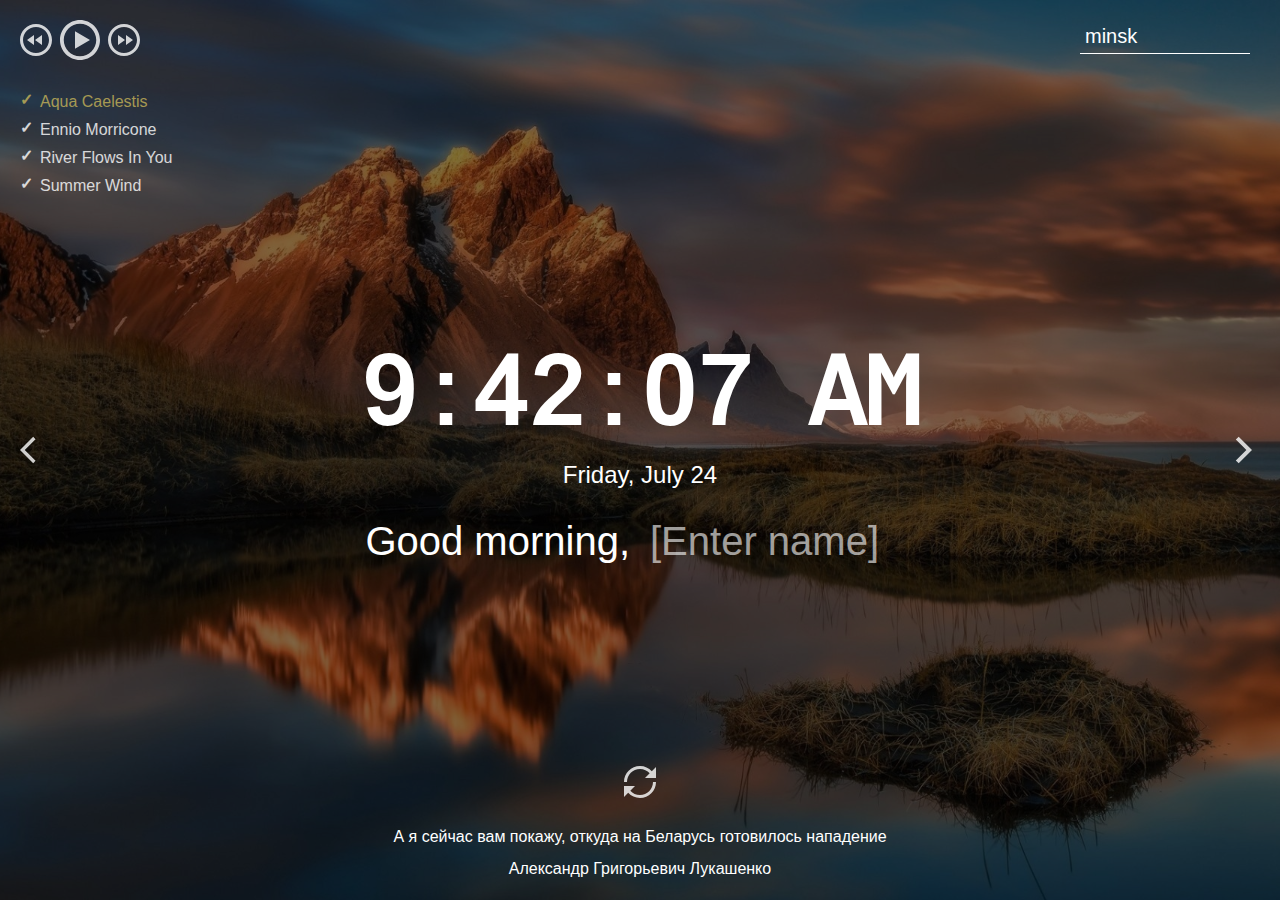
<file: momentum/index.html>
<!DOCTYPE html>
<html lang="en">
<head>
  <meta charset="UTF-8" />
  <meta name="viewport" content="width=device-width, initial-scale=1.0" />
  <link href="assets/favicon.ico" rel="shortcut icon" />
  <link rel="stylesheet" href="css/owfont-regular.css" />
  <link rel="stylesheet" href="css/style.css" />
  <title>momentum</title>
</head>
<body class="body">
  <header class="header">
    <div class="player">
      <div class="player-controls">
        <button class="play-prev player-icon"></button>
        <button class="play player-icon"></button>
        <button class="play-next player-icon"></button>
      </div>
      <ul class="play-list"></ul>
    </div>
    <div class="weather">
      <input type="text" class="city" value="minsk" placeholder="Enter the city" />
      <i class="weather-icon owf"></i>
      <div class="weather-error"></div>
      <div class="description-container">
        <div class="description-box">
          <span class="temperature"></span>
          <span class="weather-description"></span>
        </div>
        <span class="wind-speed"></span>
        <span class="humidity"></span>
      </div>
      <div class="wind"></div>
      <div class="humidity"></div>
    </div>
  </header>
  <main class="main">
    <div class="slider-icons">
      <button class="slide-prev slider-icon"></button>
      <button class="slide-next slider-icon"></button>
    </div>
    <time class="time"></time>
    <date class="date"></date>
    <div class="greeting-container">
      <span class="greeting"></span>
      <input type="text" class="name" placeholder="[Enter name]" />
    </div>
  </main>
  <footer class="footer">
    <button class="change-quote"></button>
    <div>
      <div class="quote"></div>
      <div class="author"></div>
    </div>
  </footer>
  <script type="module" src="js/script.js"></script>
</body>
</html>
</file>
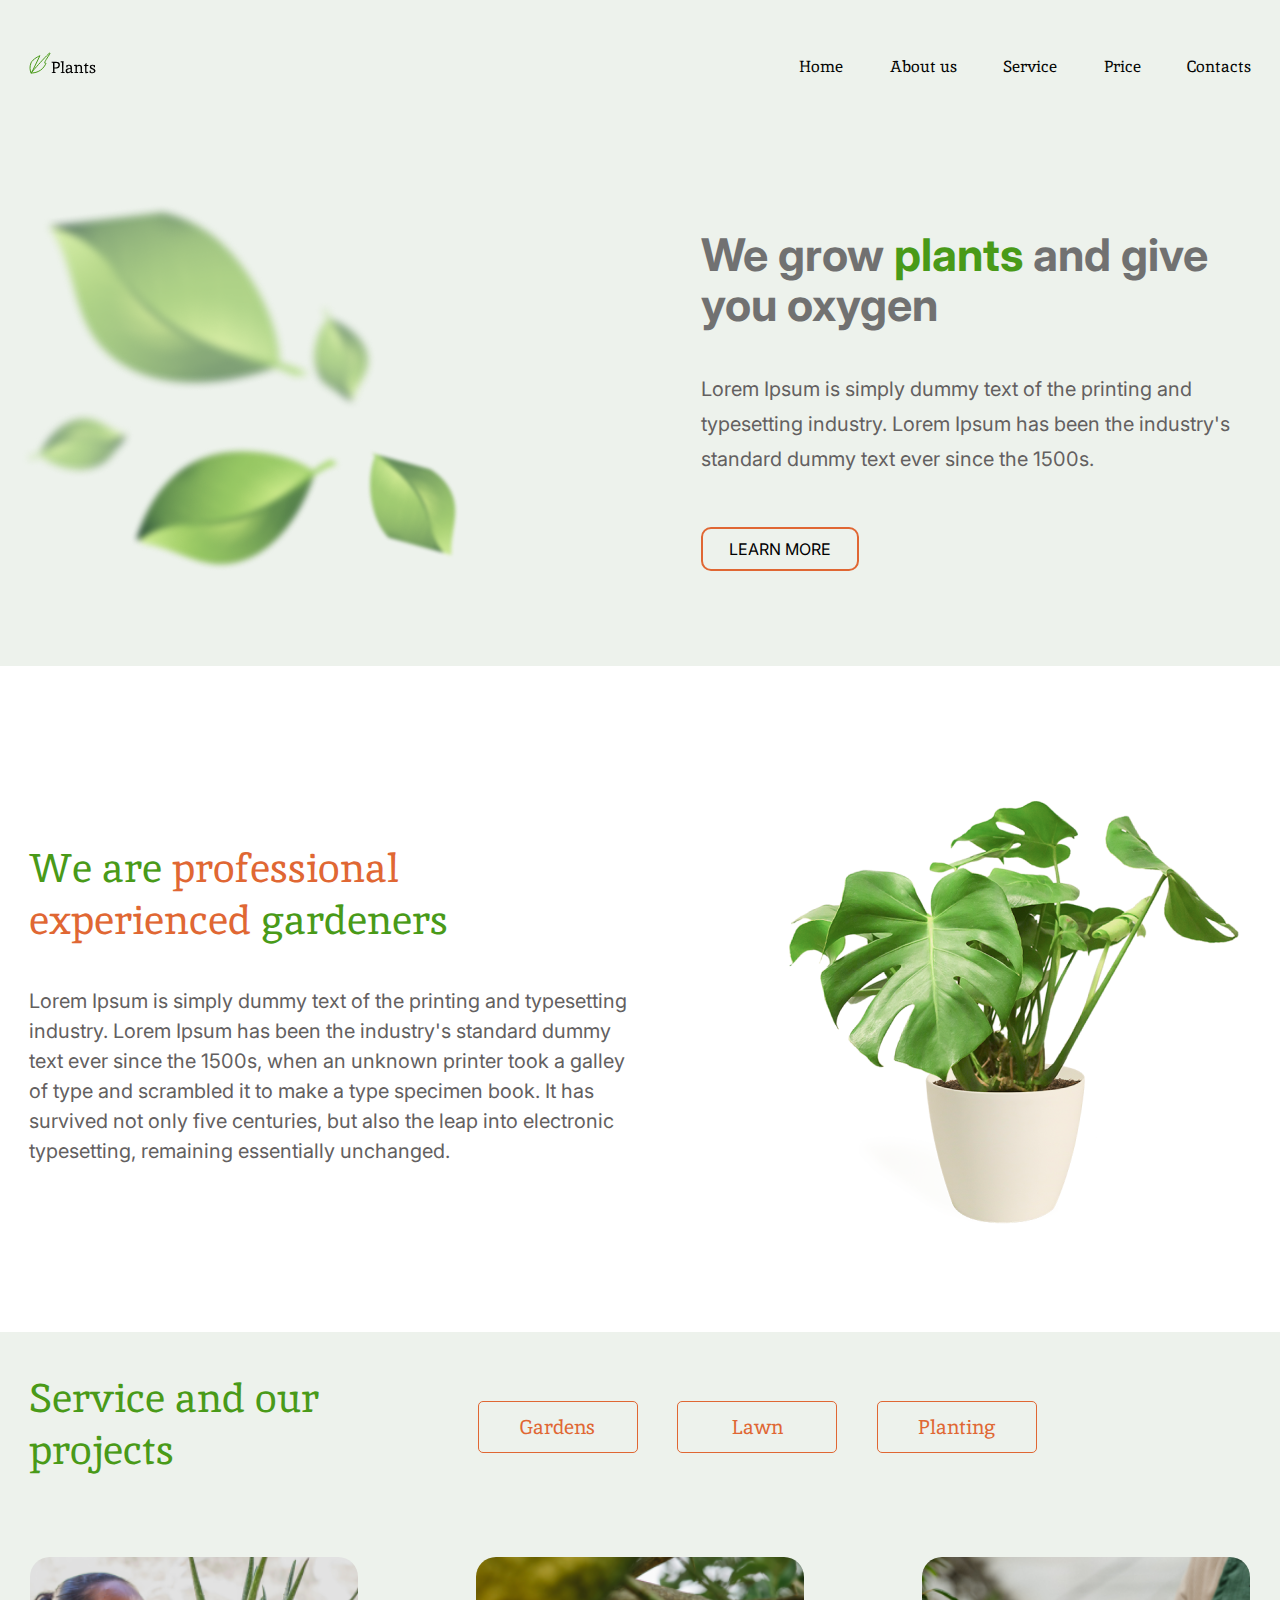
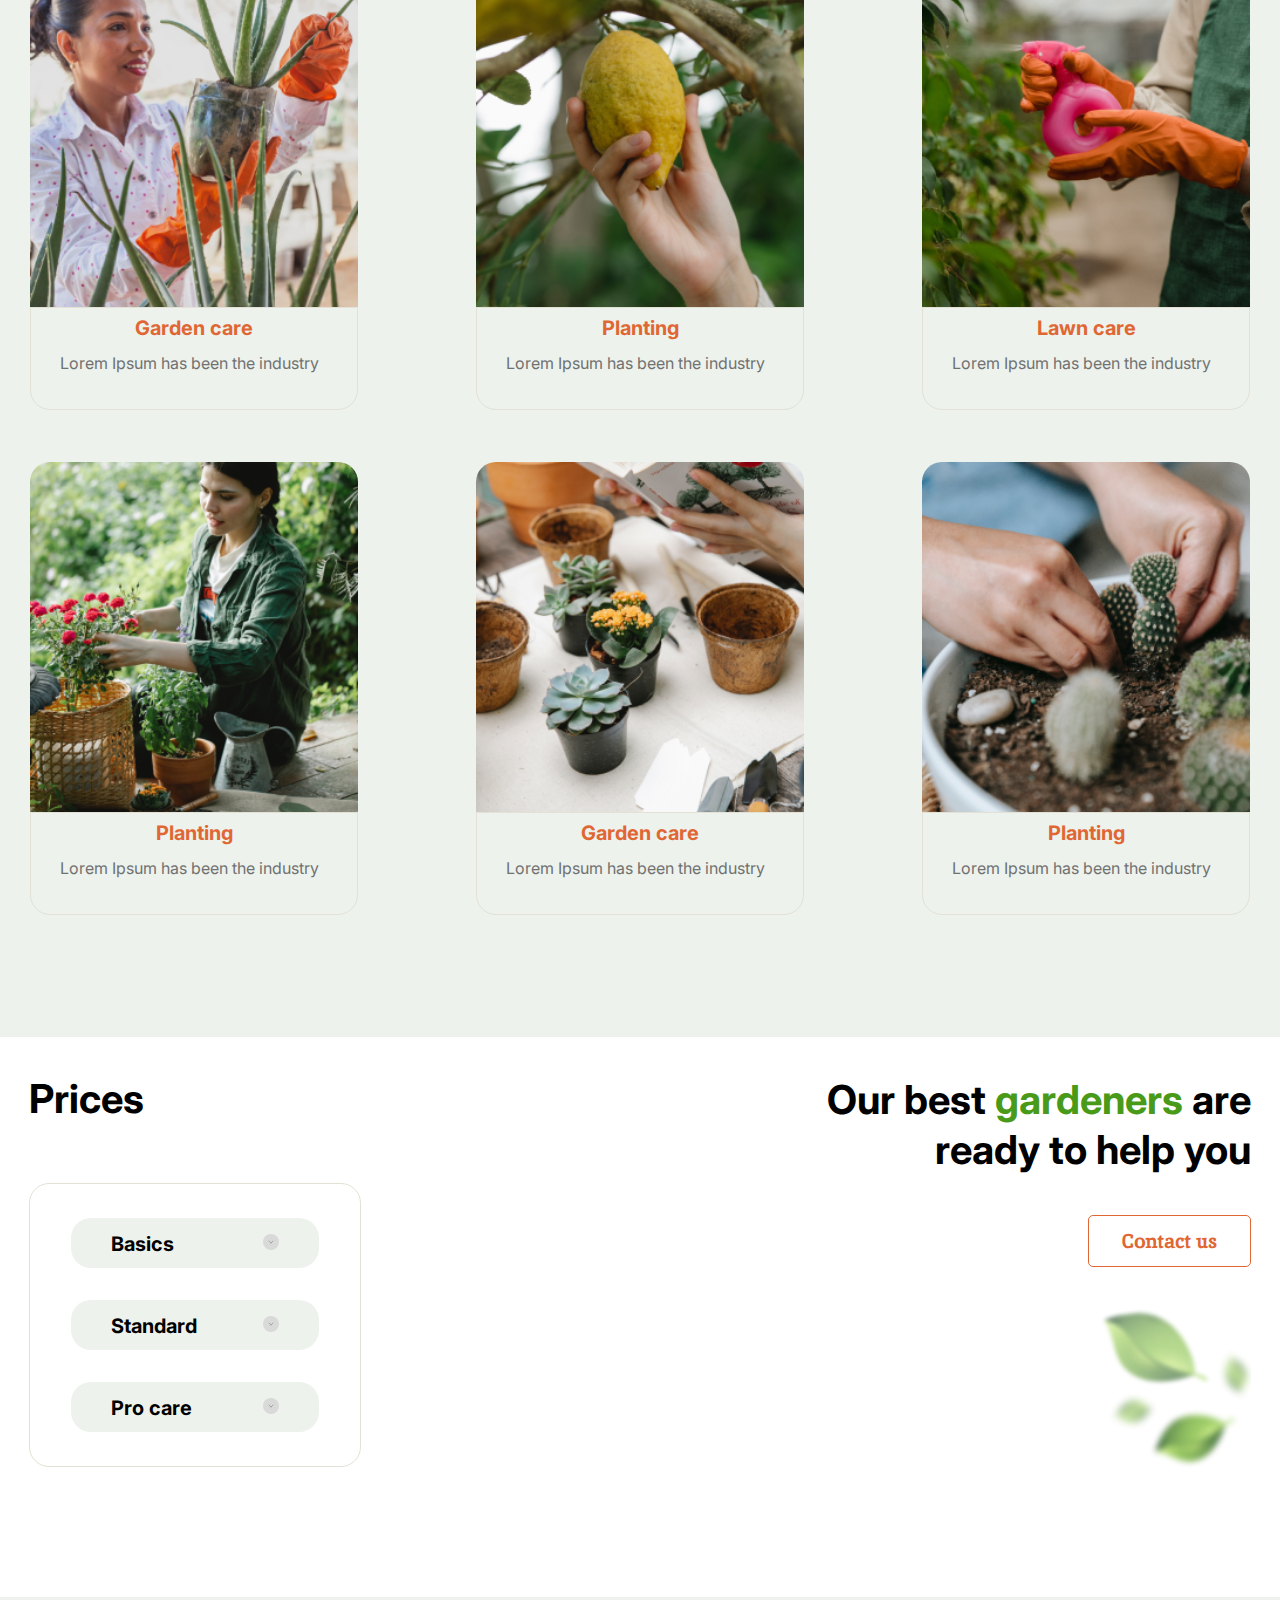
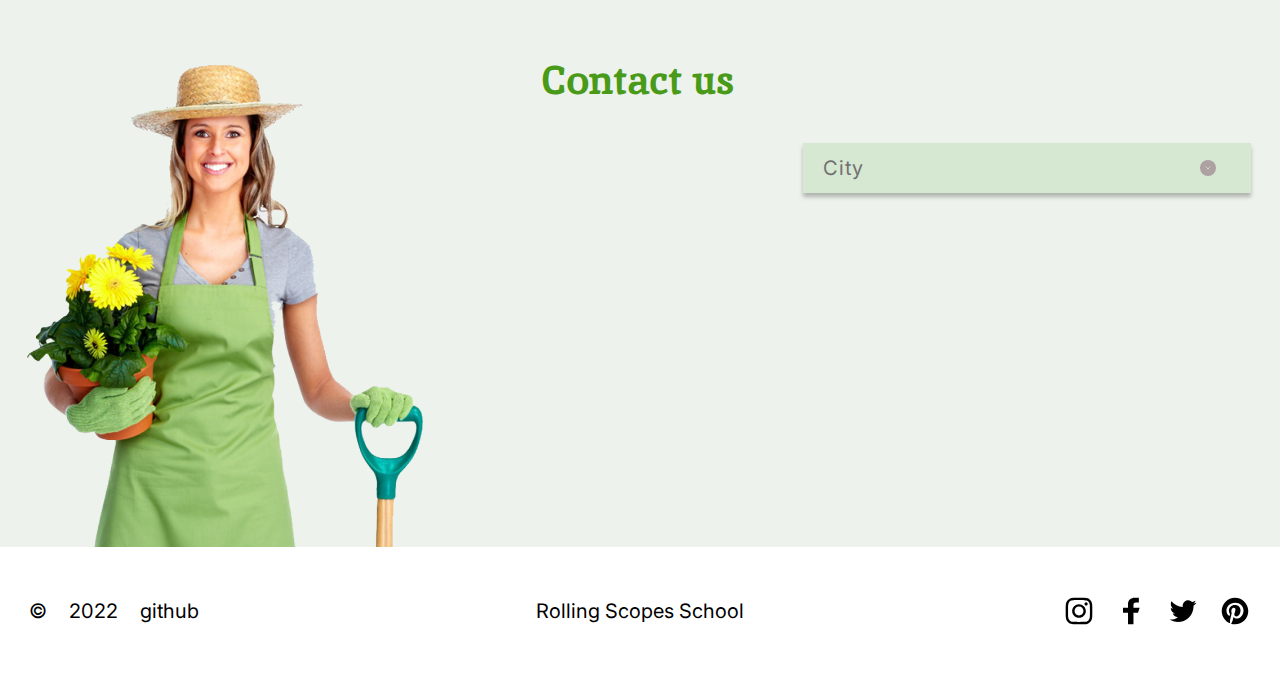
<file: plants/index.html>
<!DOCTYPE html>
<html lang="en">
<head>
  <meta charset="UTF-8">
  <meta http-equiv="X-UA-Compatible" content="IE=edge">
  <meta name="viewport" content="width=device-width, initial-scale=1.0">
  <title>Plants</title>
  <link rel="preconnect" href="https://fonts.googleapis.com">
  <link rel="preconnect" href="https://fonts.gstatic.com" crossorigin>
  <link href="https://fonts.googleapis.com/css2?family=Inika:wght@400;700&family=Inter:wght@300;400;500;600;700&family=Roboto&display=swap" rel="stylesheet">
  <link rel="stylesheet" href="./assets/css/reset.css">
  <link rel="stylesheet" href="./assets/css/style.css">
  <link rel="icon" href="./assets/img/favicon.ico">
</head>
<body class="body">
  <div class="wrapper">
    <header class="header">
      <div class="container header__wrap">
        <a class="logo-link" href="#">
          <img class="logo-img" src="./assets/img/svg/logo.svg" alt="logo">
        </a>
        <div class="header__burger"></div>
        <nav class="header__nav">
          <ul class="header__list">
            <li class="header__item">
              <a class="header__link" href="#home">
                <span>Home</span>
              </a>
            </li>
            <li class="header__item">
              <a class="header__link" href="#about">
                <span>About us</span>
              </a>
            </li>
            <li class="header__item">
              <a class="header__link" href="#service">
                <span>Service</span>
              </a>
            </li>
            <li class="header__item">
              <a class="header__link" href="#prices">
                <span>Price</span>
              </a>
            </li>
            <li class="header__item">
              <a class="header__link" href="#contacts">
                <span>Contacts</span>
              </a>
            </li>
          </ul>
        </nav>
      </div>
    </header>
      <main class="main">
        <section class="welcome" id="home">
          <div class="container welcome__wrap">
            <div class="welcome-box">
              <h1 class="welcome__title">
                We grow <span>plants</span> and give you oxygen
              </h1>
              <p class="welcome__text">
                Lorem Ipsum is simply dummy text of the printing and typesetting industry. 
                Lorem Ipsum has been the industry's standard dummy text ever since the 1500s.
              </p>
              <a class="welcome__link" href="#">
                <span>
                  LEARN MORE
                </span>
              </a>
            </div>
          </div>
        </section>
        <section class="about" id="about">
          <div class="container about__wrap">
            <div class="about-box">
              <h2 class="about__title">
                We are <span>professional experienced</span> gardeners
              </h2>
              <p class="about__text">
                Lorem Ipsum is simply dummy text of the printing and typesetting industry. 
                Lorem Ipsum has been the industry's standard dummy text ever since the 1500s, 
                when an unknown printer took a galley of type and scrambled it to make a type 
                specimen book. It has survived not only five centuries, but also the leap into 
                electronic typesetting, remaining essentially unchanged. 
              </p>
            </div>
          </div>
        </section>
        <section class="service" id="service">
          <div class="container service-box">
            <div class="service__tabs tabs">
              <div class="service-header">
                <h2 class="service__title">
                  Service and our projects
                </h2>
                <div class="tabs__nav">
                  <button class="tabs__btn gardens">Gardens</button>
                  <button class="tabs__btn lawn">Lawn</button>
                  <button class="tabs__btn planting">Planting</button>
                </div>
              </div>
              <ul class="tabs__list">
                <li class="service__item gardens">
                  <a class="service__link" href="#">
                    <img class="service__img" src="./assets/img/service-1.png" alt="image">
                    <div class="service__item-box">
                      <h5 class="service__subtitle">
                        Garden care
                      </h5>
                      <p class="service__text">
                        Lorem Ipsum has been the industry
                      </p>
                    </div>
                  </a>
                </li>
                <li class="service__item planting">
                  <a class="service__link" href="#">
                    <img class="service__img" src="./assets/img/service-2.png" alt="image">
                    <div class="service__item-box">
                      <h5 class="service__subtitle">
                        Planting
                      </h5>
                      <p class="service__text">
                        Lorem Ipsum has been the industry
                      </p>
                    </div>
                  </a>
                </li>
                <li class="service__item lawn">
                  <a class="service__link" href="#">
                    <img class="service__img" src="./assets/img/service-3.png" alt="image">
                    <div class="service__item-box">
                      <h5 class="service__subtitle">
                        Lawn care
                      </h5>
                      <p class="service__text">
                        Lorem Ipsum has been the industry
                      </p>
                    </div>
                  </a>
                </li>
                <li class="service__item planting">
                  <a class="service__link" href="#">
                    <img class="service__img" src="./assets/img/service-4.png" alt="image">
                    <div class="service__item-box">
                      <h5 class="service__subtitle">
                        Planting
                      </h5>
                      <p class="service__text">
                        Lorem Ipsum has been the industry
                      </p>
                    </div>
                  </a>
                </li>
                <li class="service__item gardens">
                  <a class="service__link" href="#">
                    <img class="service__img" src="./assets/img/service-5.png" alt="image">
                    <div class="service__item-box">
                      <h5 class="service__subtitle">
                        Garden care
                      </h5>
                      <p class="service__text">
                        Lorem Ipsum has been the industry
                      </p>
                    </div>
                  </a>
                </li>
                <li class="service__item planting">
                  <a class="service__link" href="#">
                    <img class="service__img" src="./assets/img/service-6.png" alt="image">
                    <div class="service__item-box">
                      <h5 class="service__subtitle">
                        Planting
                      </h5>
                      <p class="service__text">
                        Lorem Ipsum has been the industry
                      </p>
                    </div>
                  </a>
                </li>
              </ul>
            </div>
          </div>
        </section>
        <section class="prices" id="prices">
          <div class="container prices-box">
            <div class="prices-left">
              <h2 class="prices-left__title">
                Prices
              </h2>
              <ul class="prices-left__list">
                <li class="prices-left__item">
                  <div class="prices-left__item-top">
                    <h5 class="prices-left__item-title">
                      Basics
                    </h5>
                    <span class="prices-left__item-icon"></span>
                  </div>
                  <div class="prices-left__item-content">
                    <p class="prices-left__content-text">
                      Release of Letraset sheets containing Lorem Ipsum passages, and more recently
                    </p>
                    <div class="prices-left__content-price">
                      <span>$15</span> / per hour
                    </div>
                    <a class="prices-left__content-link" href="#contacts">
                      Order
                    </a>
                  </div>
                </li>
                <li class="prices-left__item">
                  <div class="prices-left__item-top">
                    <h5 class="prices-left__item-title">
                      Standard
                    </h5>
                    <span class="prices-left__item-icon"></span>
                  </div>
                  <div class="prices-left__item-content">
                    <p class="prices-left__content-text">
                      Release of Letraset sheets containing Lorem Ipsum passages, and more recently
                    </p>
                    <div class="prices-left__content-price">
                      <span>$25</span> / per hour
                    </div>
                    <a class="prices-left__content-link" href="#contacts">
                      Order
                    </a>
                  </div>
                </li>
                <li class="prices-left__item">
                  <div class="prices-left__item-top">
                    <h5 class="prices-left__item-title">
                      Pro care
                    </h5>
                    <span class="prices-left__item-icon"></span>
                  </div>
                  <div class="prices-left__item-content">
                    <p class="prices-left__content-text">
                      Release of Letraset sheets containing Lorem Ipsum passages, and more recently
                    </p>
                    <div class="prices-left__content-price">
                      <span>$35</span> / per hour
                    </div>
                    <a class="prices-left__content-link" href="#contacts">
                      Order
                    </a>
                  </div>
                </li>
              </ul>
            </div>
            <div class="prices-right">
              <h3 class="prices-right__title">
                Our best <span>gardeners</span> are ready to help you
              </h3>
              <a class="prices-right__link" href="#">
                Contact us
              </a>
            </div>
          </div>
        </section>
        <section class="contacts" id="contacts">
          <div class="container contacts-box">
            <h2 class="contacts__title">
              Contact us
            </h2>
            <div class="contacts__content">
              <div class="contacts__itc itc-select" id="select-1">
                <button type="button" class="itc-select__toggle" name="select" value="select" data-select="toggle" data-index="-1">
                  <span>City</span>
                </button>
                <!-- Выпадающий список -->
                <div class="itc-select__dropdown">
                  <ul class="itc-select__options">
                    <li class="itc-select__option" data-select="option" data-value="0" data-index="0">Canandaigua, NY</li>
                    <li class="itc-select__option" data-select="option" data-value="1" data-index="1">New York City</li>
                    <li class="itc-select__option" data-select="option" data-value="2" data-index="2">Yonkers, NY</li>
                    <li class="itc-select__option" data-select="option" data-value="3" data-index="3">Sherrill, NY</li>
                  </ul>
                </div>
                <div class="contacts__adress-list">
                  <div class="contacts__adress" data-value="0">
                    <ul class="contacts__list">
                      <li class="contacts__item">
                        <span class="contacts__item-title">City:</span>
                        <span class="contacts__item-content">Canandaigua, NY</span>
                      </li>
                      <li class="contacts__item">
                        <span class="contacts__item-title">Phone:</span>
                        <span class="contacts__item-content">+1	585	393 0001</span>
                      </li>
                      <li class="contacts__item">
                        <span class="contacts__item-title">Office adress:</span>
                        <span class="contacts__item-content">151 Charlotte Street</span>
                      </li>
                    </ul>
                    <a class="contacts__adress-link" href="tel:+15853930001">
                      Call us
                    </a>
                  </div>
                  <div class="contacts__adress" data-value="1">
                    <ul class="contacts__list">
                      <li class="contacts__item">
                        <span class="contacts__item-title">City:</span>
                        <span class="contacts__item-content">New York City</span>
                      </li>
                      <li class="contacts__item">
                        <span class="contacts__item-title">Phone:</span>
                        <span class="contacts__item-content">+1	212	456 0002</span>
                      </li>
                      <li class="contacts__item">
                        <span class="contacts__item-title">Office adress:</span>
                        <span class="contacts__item-content">9 East 91st Street</span>
                      </li>
                    </ul>
                    <a class="contacts__adress-link" href="tel:+12124560002">
                      Call us
                    </a>
                  </div>
                  <div class="contacts__adress" data-value="2">
                    <ul class="contacts__list">
                      <li class="contacts__item">
                        <span class="contacts__item-title">City:</span>
                        <span class="contacts__item-content">Yonkers, NY</span>
                      </li>
                      <li class="contacts__item">
                        <span class="contacts__item-title">Phone:</span>
                        <span class="contacts__item-content">+1	914	678 0003</span>
                      </li>
                      <li class="contacts__item">
                        <span class="contacts__item-title">Office adress:</span>
                        <span class="contacts__item-content">511 Warburton Ave</span>
                      </li>
                    </ul>
                    <a class="contacts__adress-link" href="tel:+19146780003">
                      Call us
                    </a>
                  </div>
                  <div class="contacts__adress" data-value="3">
                    <ul class="contacts__list">
                      <li class="contacts__item">
                        <span class="contacts__item-title">City:</span>
                        <span class="contacts__item-content">Sherrill, NY</span>
                      </li>
                      <li class="contacts__item">
                        <span class="contacts__item-title">Phone:</span>
                        <span class="contacts__item-content">+1	315	908 0004</span>
                      </li>
                      <li class="contacts__item">
                        <span class="contacts__item-title">Office adress:</span>
                        <span class="contacts__item-content">14 WEST Noyes BLVD</span>
                      </li>
                    </ul>
                    <a class="contacts__adress-link" href="tel:+13159080004">
                      Call us
                    </a>
                  </div>
                </div>
              </div>
            </div>
          </div>
        </section>
      </main>
      <footer class="footer">
        <div class="container footer-box">
          <div class="footer-copyright">
            <span>&copy;</span>
            <span>2022</span>
            <a class="footer-copyright__link" target="_blank" href="https://github.com/V-Svistunova?tab=repositories">
              <span>github</span>
            </a>
          </div>
          <a class="footer__link" target="_blank" href="https://rs.school/js-stage0/">
            Rolling Scopes School
          </a>
          <div class="footer__social">
            <a class="footer__social-link" href="#">
              <img class="footer__social-img" src="./assets/img/svg/social-1.svg" alt="social">
            </a>
            <a class="footer__social-link" href="#">
              <img class="footer__social-img" src="./assets/img/svg/social-2.svg" alt="social">
            </a>
            <a class="footer__social-link" href="#">
              <img class="footer__social-img" src="./assets/img/svg/social-3.svg" alt="social">
            </a>
            <a class="footer__social-link" href="#">
              <img class="footer__social-img" src="./assets/img/svg/social-4.svg" alt="social">
            </a>
          </div>
        </div>
      </footer>
  </div>
  <script src="./assets/js/index.js"></script>
</body>
</html>
</file>
<file: momentum/css/owfont-regular.css>
/*!
 *  owfont-regular 1.0.0 by Deniz Fuchidzhiev - http://websygen.com
 *  License - font: SIL OFL 1.1, css: MIT License
 */
/* FONT PATH
 * -------------------------- */
@font-face {
  font-family: 'owfont';
  src: url('../assets/fonts/owfont-regular.eot?v=1.0.0');
  src: url('../assets/fonts/owfont-regular.eot?#iefix&v=1.0.0') format('embedded-opentype'),
	   url('../assets/fonts/owfont-regular.woff') format('woff'),
	   url('../assets/fonts/owfont-regular.ttf') format('truetype'),
	   url('../assets/fonts/owfont-regular.svg#owf-regular') format('svg');
  font-weight: normal;
  font-style: normal;
}
.owf {
  display: inline-block;
  font: normal normal normal 14px/1 owfont;
  font-size: inherit;
  text-rendering: auto;
  -webkit-font-smoothing: antialiased;
  -moz-osx-font-smoothing: grayscale;
  transform: translate(0, 0);
}
/* makes the font 33% larger relative to the icon container */
.owf-lg {
  font-size: 1.33333333em;
  line-height: 0.75em;
  vertical-align: -15%;
}
.owf-2x {
  font-size: 2em;
}
.owf-3x {
  font-size: 3em;
}
.owf-4x {
  font-size: 4em;
}
.owf-5x {
  font-size: 5em;
}
.owf-fw {
  width: 1.28571429em;
  text-align: center;
}
.owf-ul {
  padding-left: 0;
  margin-left: 2.14285714em;
  list-style-type: none;
}
.owf-ul > li {
  position: relative;
}
.owf-li {
  position: absolute;
  left: -2.14285714em;
  width: 2.14285714em;
  top: 0.14285714em;
  text-align: center;
}
.owf-li.owf-lg {
  left: -1.85714286em;
}
.owf-border {
  padding: .2em .25em .15em;
  border: solid 0.08em #eeeeee;
  border-radius: .1em;
}
.owf-pull-right {
  float: right;
}
.owf-pull-left {
  float: left;
}
.owf.owf-pull-left {
  margin-right: .3em;
}
.owf.owf-pull-right {
  margin-left: .3em;
}

/* owfont uses the Unicode Private Use Area (PUA) to ensure screen
   readers do not read off random characters that represent icons */
   
/*   Weather Condition Codes    */
   
/*   Thunderstorm - - - - - - - - - - - - - - - - - - - - - - - - - - - - - - - - - - - -    */
   
/* thunderstorm with light rain */
.owf-200:before,
.owf-200-d:before,
.owf-200-n:before {
  content: "\EB28";
}
/* thunderstorm with rain */
.owf-201:before,
.owf-201-d:before,
.owf-201-n:before {
  content: "\EB29";
}
/* thunderstorm with heavy rain */
.owf-202:before,
.owf-202-d:before,
.owf-202-n:before {
  content: "\EB2A";
}
/*  light thunderstorm  */
.owf-210:before,
.owf-210-d:before,
.owf-210-n:before {
  content: "\EB32";
}
/*  thunderstorm  */
.owf-211:before,
.owf-211-d:before,
.owf-211-n:before {
  content: "\EB33";
}
/*   heavy thunderstorm   */
.owf-212:before,
.owf-212-d:before,
.owf-212-n:before {
  content: "\EB34";
}
/*   ragged thunderstorm   */
.owf-221:before,
.owf-221-d:before,
.owf-221-n:before {
  content: "\EB3D";
}
/*  thunderstorm with light drizzle    */
.owf-230:before,
.owf-230-d:before,
.owf-230-n:before {
  content: "\EB46";
}
/*  thunderstorm with drizzle     */
.owf-231:before,
.owf-231-d:before,
.owf-231-n:before {
  content: "\EB47";
}
/* thunderstorm with heavy drizzle     */
.owf-232:before,
.owf-232-d:before,
.owf-232-n:before {
  content: "\EB48";
}

/*   Drizzle - - - - - - - - - - - - - - - - - - - - - - - - - - - - - - - - - - - -    */

/*  light intensity drizzle */
.owf-300:before,
.owf-300-d:before,
.owf-300-n:before {
  content: "\EB8C";
}
/*  drizzle */
.owf-301:before,
.owf-301-d:before,
.owf-301-n:before {
  content: "\EB8D";
}
/*  heavy intensity drizzle  */
.owf-302:before,
.owf-302-d:before,
.owf-302-n:before {
  content: "\EB8E";
}
/*   light intensity drizzle rain  */
.owf-310:before,
.owf-310-d:before,
.owf-310-n:before {
  content: "\EB96";
}
/*  drizzle rain  */
.owf-311:before,
.owf-311-d:before,
.owf-311-n:before {
  content: "\EB97";
}
/* heavy intensity drizzle rain */
.owf-312:before,
.owf-312-d:before,
.owf-312-n:before {
  content: "\EB98";
}
/* shower rain and drizzle  */
.owf-313:before,
.owf-313-d:before,
.owf-313-n:before {
  content: "\EB99";
}
/* heavy shower rain and drizzle*/
.owf-314:before,
.owf-314-d:before,
.owf-314-n:before {
  content: "\EB9A";
}
/* shower drizzle */
.owf-321:before,
.owf-321-d:before,
.owf-321-n:before {
  content: "\EBA1";
}

/*   Rain - - - - - - - - - - - - - - - - - - - - - - - - - - - - - - - - - - - -    */

/* light rain  */
.owf-500:before,
.owf-500-d:before,
.owf-500-n:before {
  content: "\EC54";
}
/* moderate rain  */
.owf-501:before,
.owf-501-d:before,
.owf-501-n:before {
  content: "\EC55";
}
/* heavy intensity rain  */
.owf-502:before,
.owf-502-d:before,
.owf-502-n:before {
  content: "\EC56";
}
/* very heavy rain   */
.owf-503:before,
.owf-503-d:before,
.owf-503-n:before {
  content: "\EC57";
}
/* extreme rain    */
.owf-504:before,
.owf-504-d:before,
.owf-504-n:before {
  content: "\EC58";
}
/* freezing rain    */
.owf-511:before,
.owf-511-d:before,
.owf-511-n:before {
  content: "\EC5F";
}
/*  light intensity shower rain    */
.owf-520:before,
.owf-520-d:before,
.owf-520-n:before {
  content: "\EC68";
}
/* shower rain  */
.owf-521:before,
.owf-521-d:before,
.owf-521-n:before {
  content: "\EC69";
}
/*  heavy intensity shower rain  */
.owf-522:before,
.owf-522-d:before,
.owf-522-n:before {
  content: "\EC6A";
}
/* ragged shower rain  */
.owf-531:before,
.owf-531-d:before,
.owf-531-n:before {
  content: "\EC73";
}

/*   Snow - - - - - - - - - - - - - - - - - - - - - - - - - - - - - - - - - - - -    */

/* light snow  */
.owf-600:before,
.owf-600-d:before,
.owf-600-n:before {
  content: "\ECB8";
}
/*  snow  */
.owf-601:before,
.owf-601-d:before,
.owf-601-n:before {
  content: "\ECB9";
}
/*   heavy snow   */
.owf-602:before,
.owf-602-d:before,
.owf-602-n:before {
  content: "\ECBA";
}
/*  sleet  */
.owf-611:before,
.owf-611-d:before,
.owf-611-n:before {
  content: "\ECC3";
}
/*   shower sleet */
.owf-612:before,
.owf-612-d:before,
.owf-612-n:before {
  content: "\ECC4";
}
/* light rain and snow */
.owf-615:before,
.owf-615-d:before,
.owf-615-n:before {
  content: "\ECC7";
}
/* rain and snow  */
.owf-616:before,
.owf-616-d:before,
.owf-616-n:before {
  content: "\ECC8";
}
/* light shower snow  */
.owf-620:before,
.owf-620-d:before,
.owf-620-n:before {
  content: "\ECCC";
}
/* shower snow  */
.owf-621:before,
.owf-621-d:before,
.owf-621-n:before {
  content: "\ECCD";
}
/* heavy shower snow  */
.owf-622:before,
.owf-622-d:before,
.owf-622-n:before {
  content: "\ECCE";
}

/*   Atmosphere - - - - - - - - - - - - - - - - - - - - - - - - - - - - - - - - - - - -    */

/* mist */
.owf-701:before,
.owf-701-d:before,
.owf-701-n:before {
  content: "\ED1D";
}
/* smoke */
.owf-711:before,
.owf-711-d:before,
.owf-711-n:before {
  content: "\ED27";
}
/* haze */
.owf-721:before,
.owf-721-d:before,
.owf-721-n:before {
  content: "\ED31";
}
/* Sand/Dust Whirls */
.owf-731:before,
.owf-731-d:before,
.owf-731-n:before {
  content: "\ED3B";
}
/* Fog */
.owf-741:before,
.owf-741-d:before,
.owf-741-n:before {
  content: "\ED45";
}
/* sand */
.owf-751:before,
.owf-751-d:before,
.owf-751-n:before {
  content: "\ED4F";
}
/* dust */
.owf-761:before,
.owf-761-d:before,
.owf-761-n:before {
  content: "\ED59";
}
/*  VOLCANIC ASH  */
.owf-762:before,
.owf-762-d:before,
.owf-762-n:before {
  content: "\ED5A";
}
/* SQUALLS */
.owf-771:before,
.owf-771-d:before,
.owf-771-n:before {
  content: "\ED63";
}
/* TORNADO */
.owf-781:before,
.owf-781-d:before,
.owf-781-n:before {
  content: "\ED6D";
}

/*   Clouds - - - - - - - - - - - - - - - - - - - - - - - - - - - - - - - - - - - -    */

/*  sky is clear  */  /*  Calm  */
.owf-800:before,
.owf-800-d:before,
.owf-951:before,
.owf-951-d:before {
  content: "\ED80";
}
.owf-800-n:before,
.owf-951-n:before {
  content: "\F168";
}
/*  few clouds   */
.owf-801:before,
.owf-801-d:before {
  content: "\ED81";
}
.owf-801-n:before {
  content: "\F169";
}
/* scattered clouds */
.owf-802:before,
.owf-802-d:before {
  content: "\ED82";
}
.owf-802-n:before {
  content: "\F16A";
}
/* broken clouds  */
.owf-803:before,
.owf-803-d:before,
.owf-803-n:before {
  content: "\ED83";
}
/* overcast clouds  */
.owf-804:before,
.owf-804-d:before,
.owf-804-n:before {
  content: "\ED84";
}

/*   Extreme - - - - - - - - - - - - - - - - - - - - - - - - - - - - - - - - - - - -    */

/* tornado  */
.owf-900:before,
.owf-900-d:before,
.owf-900-n:before {
  content: "\EDE4";
}
/*  tropical storm  */
.owf-901:before,
.owf-901-d:before,
.owf-901-n:before {
  content: "\EDE5";
}
/* hurricane */
.owf-902:before,
.owf-902-d:before,
.owf-902-n:before {
  content: "\EDE6";
}
/* cold */
.owf-903:before,
.owf-903-d:before,
.owf-903-n:before {
  content: "\EDE7";
}
/* hot */
.owf-904:before,
.owf-904-d:before,
.owf-904-n:before {
  content: "\EDE8";
}
/* windy */
.owf-905:before,
.owf-905-d:before,
.owf-905-n:before {
  content: "\EDE9";
}
/* hail */
.owf-906:before,
.owf-906-d:before,
.owf-906-n:before {
  content: "\EDEA";
}

/*   Additional - - - - - - - - - - - - - - - - - - - - - - - - - - - - - - - - - - - -    */

/* Setting */
.owf-950:before,
.owf-950-d:before,
.owf-950-n:before {
  content: "\EE16";
}
/*  Light breeze  */
.owf-952:before,
.owf-952-d:before,
.owf-952-n:before {
  content: "\EE18";
}
/*  Gentle Breeze  */
.owf-953:before,
.owf-953-d:before,
.owf-953-n:before {
  content: "\EE19";
}
/*  Moderate breeze  */
.owf-954:before,
.owf-954-d:before,
.owf-954-n:before {
  content: "\EE1A";
}
/* Fresh Breeze  */
.owf-955:before,
.owf-955-d:before,
.owf-955-n:before {
  content: "\EE1B";
}
/* Strong  Breeze  */
.owf-956:before,
.owf-956-d:before,
.owf-956-n:before {
  content: "\EE1C";
}
/* High wind, near gale  */
.owf-957:before,
.owf-957-d:before,
.owf-957-n:before {
  content: "\EE1D";
}
/* Gale */
.owf-958:before,
.owf-958-d:before,
.owf-958-n:before {
  content: "\EE1E";
}
/*  Severe Gale  */
.owf-959:before,
.owf-959-d:before,
.owf-959-n:before {
  content: "\EE1F";
}
/* Storm */
.owf-960:before,
.owf-960-d:before,
.owf-960-n:before {
  content: "\EE20";
}
/*  Violent Storm  */
.owf-961:before,
.owf-961-d:before,
.owf-961-n:before {
  content: "\EE21";
}
/* Hurricane */
.owf-962:before,
.owf-962-d:before,
.owf-962-n:before {
  content: "\EE22";
}
</file>
<file: momentum/css/style.css>
@font-face {
  font-family: 'Arial-MT';
  src: url("../assets/fonts/Arial-MT.woff"); /* Путь к файлу со шрифтом */
 }

* {
  box-sizing: border-box;
  margin: 0;
  padding: 0;
}

body {
  min-width: 480px;
  min-height: 100vh;
  font-family: 'Arial', sans-serif;
  font-size: 16px;
  color: #fff;
  text-align: center;
  background: url("../assets/img/bg.jpg") center/cover, rgba(0, 0, 0, 0.5);
  background-blend-mode: multiply;
  transition: background-image 1s ease-in-out;
}

.header {
  display: flex;
  justify-content: space-between;
  align-items: flex-start;
  width: 100%;
  height: 30vh; 
  padding: 20px;
}

.player-controls {
  display: flex;
  align-items: center;
  justify-content: space-between;
  width: 120px;
  margin-bottom: 28px;
}

.play-list {
  text-align: left;
}

.play-item {
  position: relative;
  padding: 5px;
  padding-left: 20px;
  list-style: none;
  opacity: .8;
  cursor: pointer;
  transition: .3s;
}

.play-item:hover {
  opacity: 1;
}

.play-item::before {
  content: "\2713";  
  position: absolute;
  left: 0;
  top: 2px;
  font-weight: 900;
}

.item-active::before {
  color: #C5B358;
}
.item-active {
  color: #C5B358;
}

.player-icon,
.slider-icon,
.change-quote {
  width: 32px;
  height: 32px;
  background-size: 32px 32px;
  background-position: center center;
  background-repeat: no-repeat;
  background-color: transparent;
  border: 0;
  outline: 0;
  opacity: .8;
  cursor: pointer;
  transition: .3s;  
}

.player-icon:hover,
.slider-icon:hover,
.change-quote:hover {
  opacity: 1;
}

.player-icon:active,
.slider-icon:active,
.change-quote:active {
  border: 0;
  outline: 0;  
  transform: scale(1.1);
}

.play {
  width: 40px;
  height: 40px;
  background-size: 40px 40px;
  background-image: url("../assets/svg/play.svg");
}

.pause {
  background-image: url("../assets/svg/pause.svg");
}

.play-prev {
  background-image: url("../assets/svg/play-prev.svg");
}

.play-next {
  background-image: url("../assets/svg/play-next.svg");
}

.weather {
  display: flex;
  flex-direction: column;
  justify-content: space-between;
  align-items: flex-start;
  row-gap: 5px;
  width: 180px;
  min-height: 180px;  
  text-align: left;
}

.weather-error {
  margin-top: -10px;
}

.description-container {
  display: flex;
  flex-wrap: wrap;
  justify-content: flex-start;
  align-items: center;
  column-gap: 12px;
}

.weather-icon {
  font-size: 44px;
}

.city {
  width: 170px;
  height: 34px;
  padding: 5px;
  font-size: 20px;
  line-height: 24px;
  color: #fff;  
  border: 0;
  outline: 0;
  border-bottom: 1px solid #fff;
  background-color: transparent;
}

.city::placeholder {  
  font-size: 20px;
  color: #fff;
  opacity: .6;
}

.description-box {
  display: flex;
  gap: 5px;
}

.main {
  position: relative;
  display: flex;
  flex-direction: column;
  justify-content: center;
  align-items: center;
  width: 100%;
  height: 40vh;
  min-height: 260px;  
  padding: 20px;
}

.slider-icon {
  position: absolute;
  top: 50%;
  margin-top: -16px;
  cursor: pointer;
}

.slide-prev {
  left: 20px;
  background-image: url("../assets/svg/slider-prev.svg");
}

.slide-next {
  right: 20px;
  background-image: url("../assets/svg/slider-next.svg");
}

.time {
  min-height: 124px;
  margin-bottom: 10px;
  font-family: 'Arial-MT';
  font-size: 100px;
  letter-spacing: -4px;  
}

.date {
  min-height: 28px;
  font-size: 24px;
  margin-bottom: 20px;
}

.greeting-container {
  display: flex;
  flex-wrap: wrap;
  justify-content: stretch;
  align-items: center;
  min-height: 48px;
  width: 100vw;
  font-size: 40px;
}

.greeting {
  flex: 1;  
  padding: 10px;
  text-align: right;
}

.name {
  flex: 1;
  max-width: 50%;
  padding: 10px;
  font-size: 40px;
  text-align: left;
  color: #fff;
  background-color: transparent;
  border: 0;
  outline: 0;
}

.name::placeholder {
  color: #fff;
  opacity: .6;
}

.footer {
  display: flex;
  flex-direction: column;
  justify-content: flex-end;
  align-items: center;
  width: 100%;
  height: 30vh;
  min-height: 160px;  
  padding: 20px;
}

.change-quote {
  margin-bottom: 30px;
  background-image: url("../assets/svg/reload.svg");  
}

.quote {
  min-height: 32px;
}

.author {
  min-height: 20px;
}

@media (max-width: 768px) {
  .time {
    min-height: 80px;
    font-size: 72px;    
  }

  .greeting-container {
    min-height: 40px;
    font-size: 32px;
  }

  .greeting {
    padding: 5px;
  }

  .name {
    font-size: 32px;
    padding: 5px;
  }
}
</file>
<file: plants/assets/css/style.css>
:root {
  --main-color: #636060;
  --primary-color: #499A18;
	--secondary-color: #E06733;
	--link-color: #010201;
	--text-color: #717171;
}

html,
body {
	height: 100%;
}

.body {
	min-width: 320px;
	font-family: 'Inter', sans-serif;
  font-weight: 400;
	font-size: 19px;
	line-height: 25px;
  color: var(--main-color);
  background-color: #EDF2EC;
  overflow-x: hidden;
}

.wrapper {
	display: flex;
	flex-direction: column;
	min-height: 100%;
  background-size: cover;
}

.main {
	flex: 1 0 auto;
}

.footer {
	flex: 0 0 auto;
}

.container {
  max-width: 1242px;
  margin: 0 auto;
  padding: 0 10px;
}

.container-fluid {
	max-width: 1420px;
	margin: 0 auto;
	padding: 0 10px;
}

.header {
	padding: 42px 0;
}

.header__wrap {
	display: flex;
	align-items: center;
	justify-content: space-between;
}

.logo-img {
	display: block;
	object-fit: contain;
	width: 100%;
	max-width: 90px;
	padding-bottom: 8px;
}

.header__list {
	display: flex;
	align-items: center;
	justify-content: space-between;
	width: 100vw;
	max-width: 452px;
}

.header__link {
	font-family: 'Inika', serif;
	font-weight: 400;
	font-size: 16px;
	line-height: 50px;
	color: var(--link-color);
	transition: all 0.3s ease 0s;
}

.header__link:hover {
	color: var(--secondary-color);
}

.header__burger {
	display: none;
}

.welcome__wrap {
	display: flex;
	align-items: center;
	justify-content: flex-end;
	min-height: 532px;
	background: url('./../img/welcom--bg.png') no-repeat;
	background-position: left;
}

.welcome-box {
	width: 45%;
	display: flex;
	flex-direction: column;
}

.welcome__title {
	font-family: 'Inter';
	font-weight: 700;
	font-size: 45px;
	line-height: 50px;
	color: var(--text-color);
	margin-bottom: 42px;
}

.welcome__title span {
	color: var(--primary-color);
}

.welcome__text {
	font-family: 'Inter';
	font-weight: 400;
	font-size: 20px;
	line-height: 35px;
	color: var(--main-color);
	margin-bottom: 50px;
	max-width: 540px;
}

.welcome__link {
	width: max-content;
	border: 2px solid var(--secondary-color);
	border-radius: 10px;
	padding: 10px 26px;
	font-family: 'Inter';
	font-weight: 400;
	font-size: 16px;
	line-height: 20px;
	color: #000000;
	transition: all 0.3s ease 0s;
}

.welcome__link:hover {
	background: var(--secondary-color);
	color: white;
}

.about {
	background: white;
}

.about__wrap {
	min-height: 666px;
	display: flex;
	align-items: center;
	justify-content: flex-start;
	background: url('./../img/about--bg.png') no-repeat;
	background-position-y: center;
	background-position-x: 99%;
}

.about-box {
	width: 49%;
	display: flex;
	flex-direction: column;
}

.about__title {
	font-family: 'Inika';
	font-weight: 400;
	font-size: 40px;
	line-height: 52px;
	color: var(--primary-color);
	margin-bottom: 40px;
	margin-top: 10px;
}

.about__title span {
	color: var(--secondary-color);
}

.about__text {
	font-family: 'Inter';
	font-weight: 400;
	font-size: 20px;
	line-height: 30px;
	color: var(--main-color);
}

/* табы при помощи js */
.tabs__nav {
  display: flex;
	justify-content: space-between;
	width: 55.5%;
  flex-wrap: wrap;
  list-style-type: none;
  margin-top: 5px;
	gap: 10px;
}

.tabs__btn {
  text-decoration: none;
  text-align: center;
  flex-shrink: 0;
  flex-grow: 1;
  cursor: pointer;

	border: 1px solid var(--secondary-color);
	border-radius: 5px;
	padding: 12px 0;
	max-width: 160px;
	font-family: 'Inika';
	font-weight: 400;
	font-size: 20px;
	line-height: 26px;
	color: var(--secondary-color);
	background: transparent;
	transition: all 0.3s ease;
}

.tabs__btn--active {
  background: var(--secondary-color);
	color: white;
  cursor: default;
}

.tabs__btn:not(.tabs__btn--active):hover,
.tabs__btn:not(.tabs__btn--active):focus {
  box-shadow: 2px 2px 10px var(--secondary-color);
}

.tabs__list {
	display: flex;
	align-items: center;
	justify-content: space-between;
	flex-wrap: wrap;
	gap: 50px;

  margin-bottom: 121px;
}


.planting .service__item,
.lawn .service__item,
.gardens .service__item {
	filter: blur(5px);
}
.planting .service__item.planting {
	filter: blur(0);
}
.lawn .service__item.lawn {
	filter: blur(0);
}
.gardens .service__item.gardens {
	filter: blur(0);
}




.service-header {
	display: flex;
	align-items: center;
	justify-content: space-between;
	width: 82.5%;
	margin: 40px 0 80px;
}

.service__title {
	width: 100%;
	max-width: 306px;
	font-family: 'Inika';
	font-weight: 400;
	font-size: 40px;
	line-height: 52px;
	color: var(--primary-color);
}

.service__item {
	display: inline-block;
	border-radius: 20px;
	width: 100%;
	max-width: 330px;
	transition: all 1s ease 0s;
	border: 1px solid transparent;
}

.service__item:hover {
	border: 1px solid var(--secondary-color);
}

.service__img {
	display: block;
	width: 100%;
	max-width: 330px;
	max-height: 350px;
	object-fit: cover;
	border-radius: 20px 20px 0px 0px;
}

.service__item-box {
	padding: 10px 29px 36px 29px;
	border: 1px solid #E3E1D5;
	border-radius: 0px 0px 20px 20px;
}

.service__subtitle {
	font-family: 'Inter';
	font-weight: 700;
	font-size: 20px;
	line-height: 20px;
	text-align: center;
	color: var(--secondary-color);
	margin-bottom: 15px;
}

.service__text {
	font-family: 'Inter';
	font-weight: 400;
	font-size: 16px;
	line-height: 20px;
	color: var(--text-color);
}

.prices {
	background: white;
}

.prices-box {
	padding-top: 38px;
	min-height: 560px;
	display: flex;
	justify-content: space-between;
}

.prices-left,
.prices-right {
	width: 50%;
}

.prices-right {
	display: flex;
	flex-direction: column;
	align-items: flex-end;
	background: url("./../img/prices--bg.png") no-repeat;
	background-position-y: 103%;
  background-position-x: 103%;
	max-height: 405px;
}

.prices-left__title {
	font-family: 'Inter';
	font-weight: 700;
	font-size: 40px;
	line-height: 48px;
	color: #000000;
	margin-bottom: 60px;
}

.prices .prices-left__list {
	border: 1px solid #E3E1D5;
	border-radius: 20px;
	padding: 2px 41px;
	max-width: 332px;
}

.prices-left__item {
	width: 100%;
	max-width: 250px;
	background: #EDF2EC;
	border-radius: 20px;
	margin: 32px 0;
	transition: all 0.3s ease 0s;
}

.prices-left__item:hover {
	cursor: pointer;
	background: #D6E7D2;
}

.prices-left__item-top {
	display: flex;
	justify-content: space-between;
	padding: 16px 40px 0;
	height: 50px;
}

.prices-left__item-title {
	font-family: 'Inter';
	font-weight: 700;
	font-size: 20px;
	line-height: 20px;
	color: #000000;
}

.prices-left__item-icon {
	display: flex;
	align-items: center;
	justify-content: center;
	width: 16px;
	height: 16px;
	border-radius: 50%;
	background: #D9D9D9 url("./../img/svg/arrow-down--grey.svg") no-repeat center;
}

.prices-left__item-content {
	display: none;
}

.prices-left__content-text {
	font-family: 'Inter';
	font-weight: 300;
	font-size: 10px;
	line-height: 10px;
	color: #717171;
	padding: 6px 0;
	border-top: 1px solid rgba(174, 161, 161, 0.5);
}

.prices-left__content-price {
	font-family: 'Inter';
	font-weight: 400;
	font-size: 12px;
	line-height: 20px;
	color: #000000;
	margin-bottom: 12px;
}

.prices-left__content-price span {
	font-weight: 700;
	font-size: 16px;
	color: var(--secondary-color);
}

.prices-left__content-link {
	max-width: max-content;
	background: #FFFFFF;
	border-radius: 10px;
	padding: 3px 20px;
	font-family: 'Inter';
	font-weight: 700;
	font-size: 14px;
	line-height: 20px;
	color: #717171;
	transition: all 0.3s ease 0s;
}

.prices-left__content-link:hover {
	background: var(--secondary-color);
	color: white;
}

.prices-left__item--active {
	background: #D6E7D2;
}

.prices-left__item--active .prices-left__item-content {
	padding-top: 6px;
	display: flex;
	flex-direction: column;
	padding: 0 40px 16px;
}

.prices-left__item--active .prices-left__item-icon {
	background: #AEA1A1 url("./../img/svg/arrow-down--white.svg") no-repeat center;
	transform: rotate(180deg);
}

.prices-right__title {
	font-family: 'Inter';
	font-weight: 700;
	font-size: 40px;
	line-height: 50px;
	text-align: right;
	color: #000000;
	max-width: 452px;
	margin-bottom: 40px;
}

.prices-right__title span {
	color: var(--primary-color);
}

.prices-right__link {
	max-width: max-content;
	border: 1px solid var(--secondary-color);
	border-radius: 5px;
	padding: 12px 33px 12px 33px;
	font-family: 'Inika';
	font-weight: 700;
	font-size: 20px;
	line-height: 26px;
	text-align: center;
	color: var(--secondary-color);
	transition: all 0.3s ease 0s;
}

.prices-right__link:hover {
	background: var(--secondary-color);
	color: white;
}

.contacts {
	background: #EDF2EC;
}

.contacts-box {
	min-height: 550px;
	display: flex;
	flex-direction: column;
	background: url("./../img/contact--bg.png") no-repeat;
	background-position-x: 1%;
	background-position-y: bottom;
}

.contacts__title {
	font-family: 'Inika';
	font-weight: 700;
	font-size: 40px;
	line-height: 52px;
	color: var(--primary-color);
	text-align: center;
	margin-top: 57px;
	margin-left: -5px;
	margin-bottom: 37px;
}

.contacts__content {
	width: 100%;
	max-width: 448px;
	align-self: flex-end;
}

.itc-select {
  position: relative;
  width: 100%;
	max-width: 450px;
	align-self: flex-end;
}
.itc-select__toggle {
	position: relative;
	display: flex;
	align-items: center;
	width: 100%;
	max-width: 448px;
	height: 50px;
	cursor: pointer;
	user-select: none;
	border: none;
	padding: 5px 20px;
	background: #D6E7D2;
	box-shadow: 0px 4px 4px rgba(0, 0, 0, 0.25);
	font-family: 'Inter';
	font-style: normal;
	font-weight: 400;
	font-size: 20px;
	line-height: 40px;
	letter-spacing: 0.05em;
	color: var(--text-color);
}

.itc-select__toggle::after {
	position: absolute;
	right: 35px;
	top: calc(50%-16px);
	flex-shrink: 0;
	width: 16px;
	height: 16px;
	border-radius: 50%;
	background: #AEA1A1 url("./../img/svg/arrow-down--white.svg") no-repeat center;
	content: "";
}

.itc-select__toggle:focus,
.itc-select__toggle[data-index="0"],
.itc-select__toggle[data-index="1"],
.itc-select__toggle[data-index="2"],
.itc-select__toggle[data-index="3"]  {
	background: #C1E698;
	padding: 5px 35px;
	border: 1px solid #D6E7D2;
	outline: none;
	box-shadow: none;
}

.itc-select_show .itc-select__toggle {
	box-shadow: none;
}

.itc-select_show .itc-select__toggle::after {
	transform: rotate(180deg);
	background: #AEA1A1 url("./../img/svg/arrow-down--white.svg") no-repeat center;
}

.itc-select_show .itc-select__dropdown {
	display: block;
}

.itc-select_show .itc-select__backdrop {
	display: block;
}

.itc-select__dropdown {
	position: absolute;
	top: 50px;
	right: 0;
	left: 0;
	z-index: 2;
	display: none;
	overflow-y: auto;
	background: #DCE9D9;
	padding: 15px 35px 31px 35px;
}

.itc-select__options {
	margin: 0;
	padding: 0;
	list-style: none;
}

.itc-select__option {
	font-family: 'Inter';
	font-weight: 400;
	font-size: 16px;
	line-height: 40px;
	letter-spacing: 0.05em;
	color: var(--primary-color);
	border-bottom: 1px solid #D9D9D9;
	margin-top: 12px;
	transition: all 0.3s ease 0s;
}

.itc-select__option:first-child {
	margin-top: 0;
}

.itc-select__option:hover {
	border-bottom: 1px solid var(--text-color);
	color: var(--text-color);
	cursor: pointer;
}

.itc-select__option_selected {
	color: var(--text-color);
}

.itc-select__toggle[data-index="0"] ~ .contacts__adress-list .contacts__adress[data-value="0"] ,
.itc-select__toggle[data-index="1"] ~ .contacts__adress-list .contacts__adress[data-value="1"] ,
.itc-select__toggle[data-index="2"] ~ .contacts__adress-list .contacts__adress[data-value="2"] ,
.itc-select__toggle[data-index="3"] ~ .contacts__adress-list .contacts__adress[data-value="3"] {
	display: block;
}

.contacts__adress {
	margin-top: 47px;
	padding: 17px 33px 32px 33px;
	max-width: 448px;
	background: #EDF2EC;
	border: 1px solid #000000;
	border-radius: 20px;
}

.contacts__item {
	font-family: 'Inter';
	font-weight: 400;
	font-size: 16px;
	line-height: 40px;
	letter-spacing: 0.05em;
	color: var(--text-color);
}

.contacts__item-title {
	display: inline-block;
	color: #000000;
	min-width: 130px;
}

.contacts__adress-link {
	display: block;
	max-width: 122px;
	border: 1px solid var(--secondary-color);
	border-radius: 5px;
	font-family: 'Inika';
	font-weight: 700;
	font-size: 10px;
	line-height: 13px;
	text-align: center;
	color: var(--text-color);
	padding: 7px 0;
	margin: 31px auto 0;
	transition: all 0.3s ease 0s;
}

.contacts__adress-link:hover {
	background: var(--secondary-color);
	color: white;
}

.contacts__adress {
	display: none;
}

.footer {
	background: #FFFFFF;
}

.footer-box {
	padding: 39px 10px;
	display: flex;
	align-items: center;
	justify-content: space-between;
}

.footer-box a,
.footer-box div {
	font-family: 'Inter';
	font-weight: 400;
	font-size: 20px;
	line-height: 50px;
	color: #000000;
}

.footer-copyright {
	display: flex;
	align-items: center;
	justify-content: space-between;
	width: 100%;
	max-width: 170px;
}

.footer__link {
	display: block;
	margin-left: 18px;
}

.footer__social {
	display: flex;
	align-items: center;
	justify-content: space-between;
	width: 100%;
	max-width: 188px;
}



@media screen and (max-width: 770px) {
	
	.container {
		padding: 0 50px;
	}
	.header {
		padding: 35px 0;
	}
	.logo-img {
		max-width: 78px;
	}
	.welcome__wrap {
		min-height: 417px;
		align-items: inherit;
		justify-content: flex-start;
		padding-top: 38px;
	}
	.welcome-box {
		width: 100%;
		max-width: 346px;
	}
	.welcome__title {
		font-size: 35px;
		margin-bottom: 30px;
	}
	.welcome__text {
		display: block;
    padding-left: 5px;
		font-size: 16px;
		line-height: 25px;
		margin-bottom: 36px;
	}
	.welcome__wrap {
		background-position: 90% 21%;
    background-size: 37%;
	}
	.about__wrap {
		align-items: inherit;
		justify-content: inherit;
		min-height: 783px;
	}
	.about-box {
		width: 100%;
	}
	.about__title {
		max-width: 423px;
		text-align: center;
		margin: 40px auto 50px;
		font-size: 35px;
		line-height: 46px;
	}
	.about__wrap {
		background-position: center 82%;
    background-size: 33%;
	}
	.service-header {
		flex-direction: column;
		align-items: flex-start;
		margin: 60px 0 40px;
		width: 100%;
		max-width: 559px;
	}
	.service__title {
		font-size: 35px;
		line-height: 46px;
	}
	.tabs__nav {
		width: 100%;
		margin-top: 42px;
	}
	.tabs__btn {
		padding: 11px 0;
	}
	.tabs__list {
		gap: 38px;
		margin-bottom: 70px;
	}
	.service__item {
		max-width: 281px;
	}
	.service__text {
		text-align: center;
	}
	.service__item-box {
		padding: 9px 29px 16px 29px;
	}
	.service__subtitle {
		margin-bottom: 12px;
	}
	.service__img {
		object-fit: contain;
		max-width: 280px;
	}
	.prices-box {
		min-height: 585px;
		padding-top: 42px;
	}
	.prices-left__title {
		font-size: 35px;
		line-height: 42px;
		margin-bottom: 55px;
		margin-left: 15px;
	}
	.prices .prices-left__list {
		padding: 0 41px;
	}
	.prices-left__item {
		padding: 16px 40px 15px;
	}
	.prices-right {
		margin-top: 99px;
	}
	.prices-right__title {
		font-size: 25px;
		line-height: 35px;
		margin-bottom: 28px;
	}
	.prices-right__link {
		padding: 11px 32px;
	}
	.prices-right {
		background-position-y: 81%;
	}
	.contacts-box {
		min-height: 739px;
		background-position-x: 52%;
		background-size: 26%;
	}
	.contacts__title {
		margin: 40px auto 0;
	}
	.contacts__content {
		align-self: center;
	}
	.contacts__adress {
		margin-top: 61px;
	}
	.itc-select__toggle[data-index="-1"] {
		margin-top: 100px;
	}
	.itc-select__toggle[data-index="0"], 
	.itc-select__toggle[data-index="1"], 
	.itc-select__toggle[data-index="2"], 
	.itc-select__toggle[data-index="3"] {
		margin-top: 61px;
	}
	.footer-box {
		flex-direction: column;
	}
	.footer-box {
		padding: 33px 0 18px;
	}
	.footer-box a, 
	.footer-box div {
		font-size: 20px;
		line-height: 24px;
	}
	.footer-copyright {
		margin-bottom: 16px;
	}
	.footer__link {
		margin-left: 0;
		margin-bottom: 25px;

	}
}

@media screen and (max-width: 700px) {

	.header__burger {
		display: flex;
		align-items: center;
		justify-content: center;
		width: 40px;
		height: 25px;
		background: url(./../img/svg/header-burger.svg) no-repeat center;
	}

	.header__burger--active {
		position: absolute;
		right: 5%;
		background: url(./../img/svg/header-close.svg) no-repeat center;
		z-index: 10;
		transition: all 0.3s ease 0s;
		height: 40px;
	}

	.header__nav {
    opacity: 0;
    position: absolute;
    width: 100%;
    height: 100vh;
    top: 0;
    bottom: 0;
    right: 0;
    left: 0;
    transition: all 0.5s;
    transform: translateX(-110%);
  }

	.header__nav--active {
    opacity: 1;
    transform: translateX(0);
    background-color: rgba(0, 0, 0, 0.5);
  }

	.header__list {
    display: flex;
    flex-direction: column;
    align-items: center;
		justify-content: space-evenly;
		height: 100%;
		max-width: 80%;
		background-color: rgb(255, 255, 255, 1);
  }

	.header__link {
    font-size: 26px;
    line-height: 35px;
  } 
	.container {
    padding: 0 25px;
	}
	.header {
    padding: 34px 0 35px;
	}
	.welcome__wrap {
		min-height: initial;
		background-image: none;
	}
	.welcome-box {
		padding: 24px 0;
	}
	.welcome__title {
		font-size: 25px;
		line-height: 35px;
		margin-bottom: 20px;
	}
	.welcome__text {
		margin-bottom: 25px;
		padding-left: 0;
	}
	.welcome__link {
		font-size: 10px;
		line-height: 20px;
		padding: 5px 16px;
	}
	.about__wrap {
		min-height: initial;
		background-position: center 93%;
    background-size: 40%;
	}
	.about-box {
		padding: 30px 0 31px
	}
	.about__title {
		margin: 0 auto 15px;
		font-size: 25px;
		line-height: 33px;
	}
	.about__text {
		font-size: 15px;
		line-height: 25px;
		margin-bottom: 147px;
	}
	.service-header {
		margin: 32px 0 40px;
	}
	.service__title {
		font-size: 25px;
		line-height: 33px;
		max-width: 187px;
	}
	.tabs__nav {
		justify-content: initial;
		gap: 10px;
		margin-top: 40px;
	}
	.tabs__btn {
		min-width: 121px;
		max-width: 121px;
		font-size: 15px;
		line-height: 20px;
		padding: 6px 0;
	}
	.tabs__list {
		justify-content: center;
		gap: 35px;
		margin-bottom: 27px;
	}
	.prices-box {
		flex-direction: column;
		align-items: center;
		justify-content: center;
		padding-top: 25px;
		padding-bottom: 40px;
		min-height: initial;
	}
	.prices-left, 
	.prices-right {
		width: 100%;
	}
	.prices-left__title {
		font-size: 25px;
		line-height: 30px;
		margin: 0 auto 35px;
		text-align: center;
	}
	.prices .prices-left__list {
		max-width: 224px;
		margin: 0 auto;
		padding: 15px 22px 14px;
	}
	.prices-left__item {
		margin: 14px 0;
	}
	.prices-left__item-title {
		font-size: 15px;
		line-height: 20px;
	}
	.prices-left__item {
    padding: 15px 39px 15px 30px;
	}
	.prices-right {
		margin-top: 19px;
		background-image: none;
		align-items: center;
		justify-content: center;
	}
	.prices-right__title {
		font-size: 20px;
		line-height: 35px;
		max-width: 230px;
		text-align: center;
		margin-bottom: 20px;
	}
	.prices-right__link {
		font-size: 15px;
		line-height: 20px;
		padding: 7px 24px;
	}
	.contacts-box {
		min-height: 445px;
    background-position-x: 49%;
	}
	.contacts__title {
		margin-top: 25px;
		font-size: 25px;
		line-height: 33px;
	}
	.itc-select {
		max-width: 300px;margin: 0 auto;
	}
	.itc-select__toggle[data-index="-1"] {
		margin-top: 80px;
	}
	.itc-select__toggle[data-index="0"], 
	.itc-select__toggle[data-index="1"], 
	.itc-select__toggle[data-index="2"], 
	.itc-select__toggle[data-index="3"] {
		margin-top: 42px;
	}
	.itc-select__toggle::after {
		right: 22px;
	}
	.contacts__adress {
		margin-top: 49px;
		margin-bottom: 33px;
		padding: 23px 36px;
	}
	.contacts__item-title {
		min-width: 65px;
		max-width: 65px;
	}
	.contacts__item {
		display: flex;
		font-size: 16px;
		line-height: 40px;
		letter-spacing: 0.05em;
	}
	.contacts__adress-link {
		margin-top: 17px;
	}
	.footer-copyright {
		margin: 22px 0 16px;
	}
	.footer__link {
		margin-bottom: 11px;
	}

}
</file>
